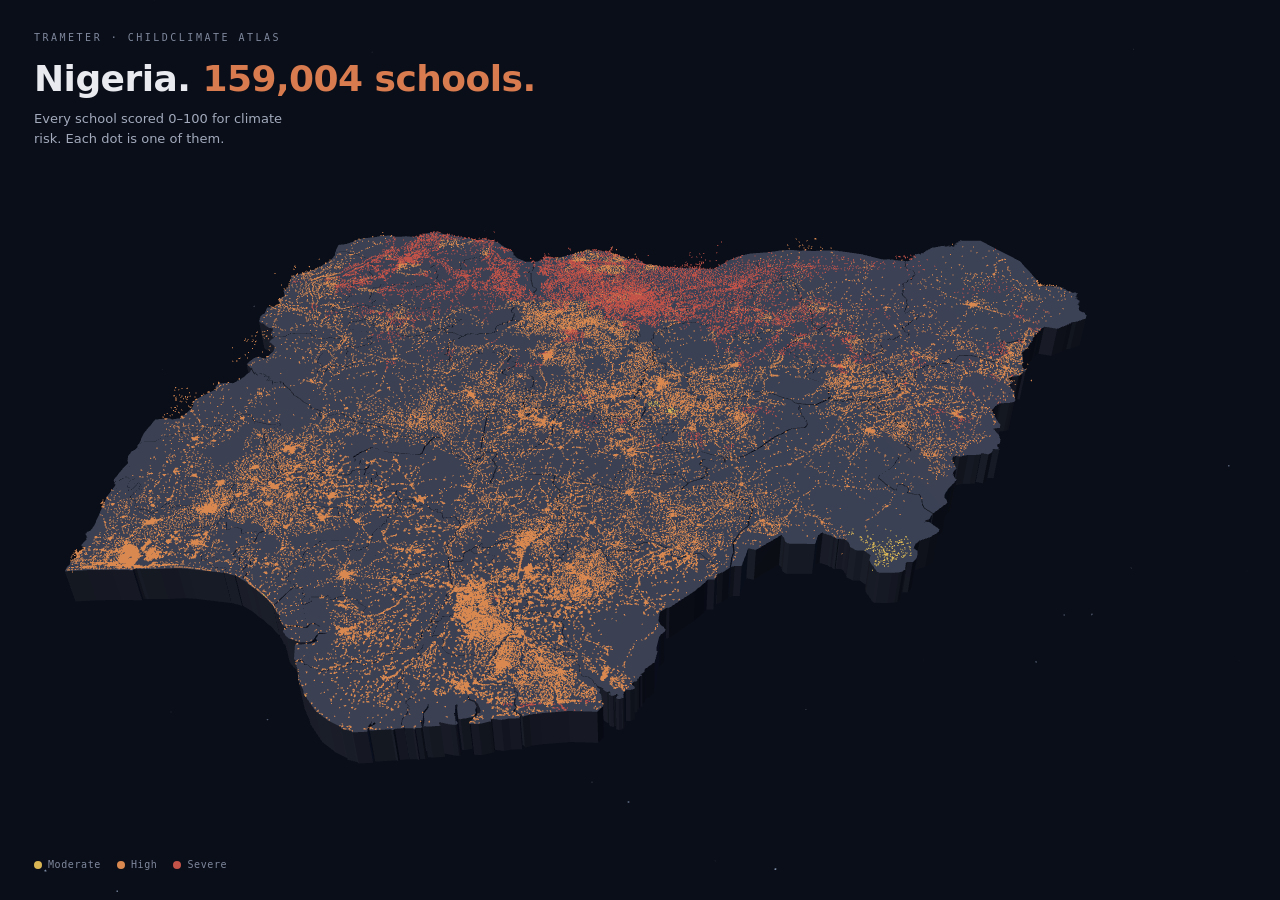
<file: web/hero/index.html>
<!doctype html>
<html lang="en">
<head>
  <meta charset="utf-8" />
  <meta name="viewport" content="width=device-width, initial-scale=1" />
  <meta name="theme-color" content="#0A0E18" />
  <meta name="robots" content="noindex" />
  <title>Nigeria · ChildClimate Atlas (hero prototype)</title>
  <style>
    html, body { margin:0; height:100%; background:#0A0E18; color:#E8EAF0;
      font-family: ui-sans-serif, system-ui, -apple-system, sans-serif; overflow:hidden; }
    #c { display:block; width:100vw; height:100vh; }
    .overlay { position:fixed; left:34px; top:32px; pointer-events:none; }
    .eyebrow { font-family: ui-monospace, monospace; font-size:10px; letter-spacing:.25em;
      text-transform:uppercase; color:#7F889D; }
    h1 { margin:.42em 0 .28em; font-size:36px; font-weight:600; letter-spacing:-0.015em; }
    h1 em { font-style:normal; color:#D87B4F; }
    .sub { font-size:13px; color:#A2AABC; max-width:32ch; line-height:1.55; }
    .legend { position:fixed; left:34px; bottom:30px; display:flex; gap:16px;
      font-family:ui-monospace,monospace; font-size:10px; color:#7F889D; letter-spacing:.06em; }
    .legend i { display:inline-block; width:8px; height:8px; border-radius:50%;
      margin-right:6px; vertical-align:middle; }
    .loading { position:fixed; inset:0; display:grid; place-items:center;
      font-family:ui-monospace,monospace; font-size:11px; letter-spacing:.22em;
      text-transform:uppercase; color:#7F889D; }
  </style>
</head>
<body>
  <canvas id="c"></canvas>

  <div class="overlay">
    <div class="eyebrow">Trameter · ChildClimate Atlas</div>
    <h1>Nigeria. <em>159,004 schools.</em></h1>
    <div class="sub">Every school scored 0–100 for climate risk. Each dot is one of them.</div>
  </div>

  <div class="legend">
    <span><i style="background:#D9B653"></i>Moderate</span>
    <span><i style="background:#D9894F"></i>High</span>
    <span><i style="background:#C35248"></i>Severe</span>
  </div>

  <div class="loading" id="loading">Loading…</div>

  <script src="../assets/vendor/three@0.149.0/three.min.js"></script>
  <script src="./hero.js?v=2"></script>
</body>
</html>
</file>
